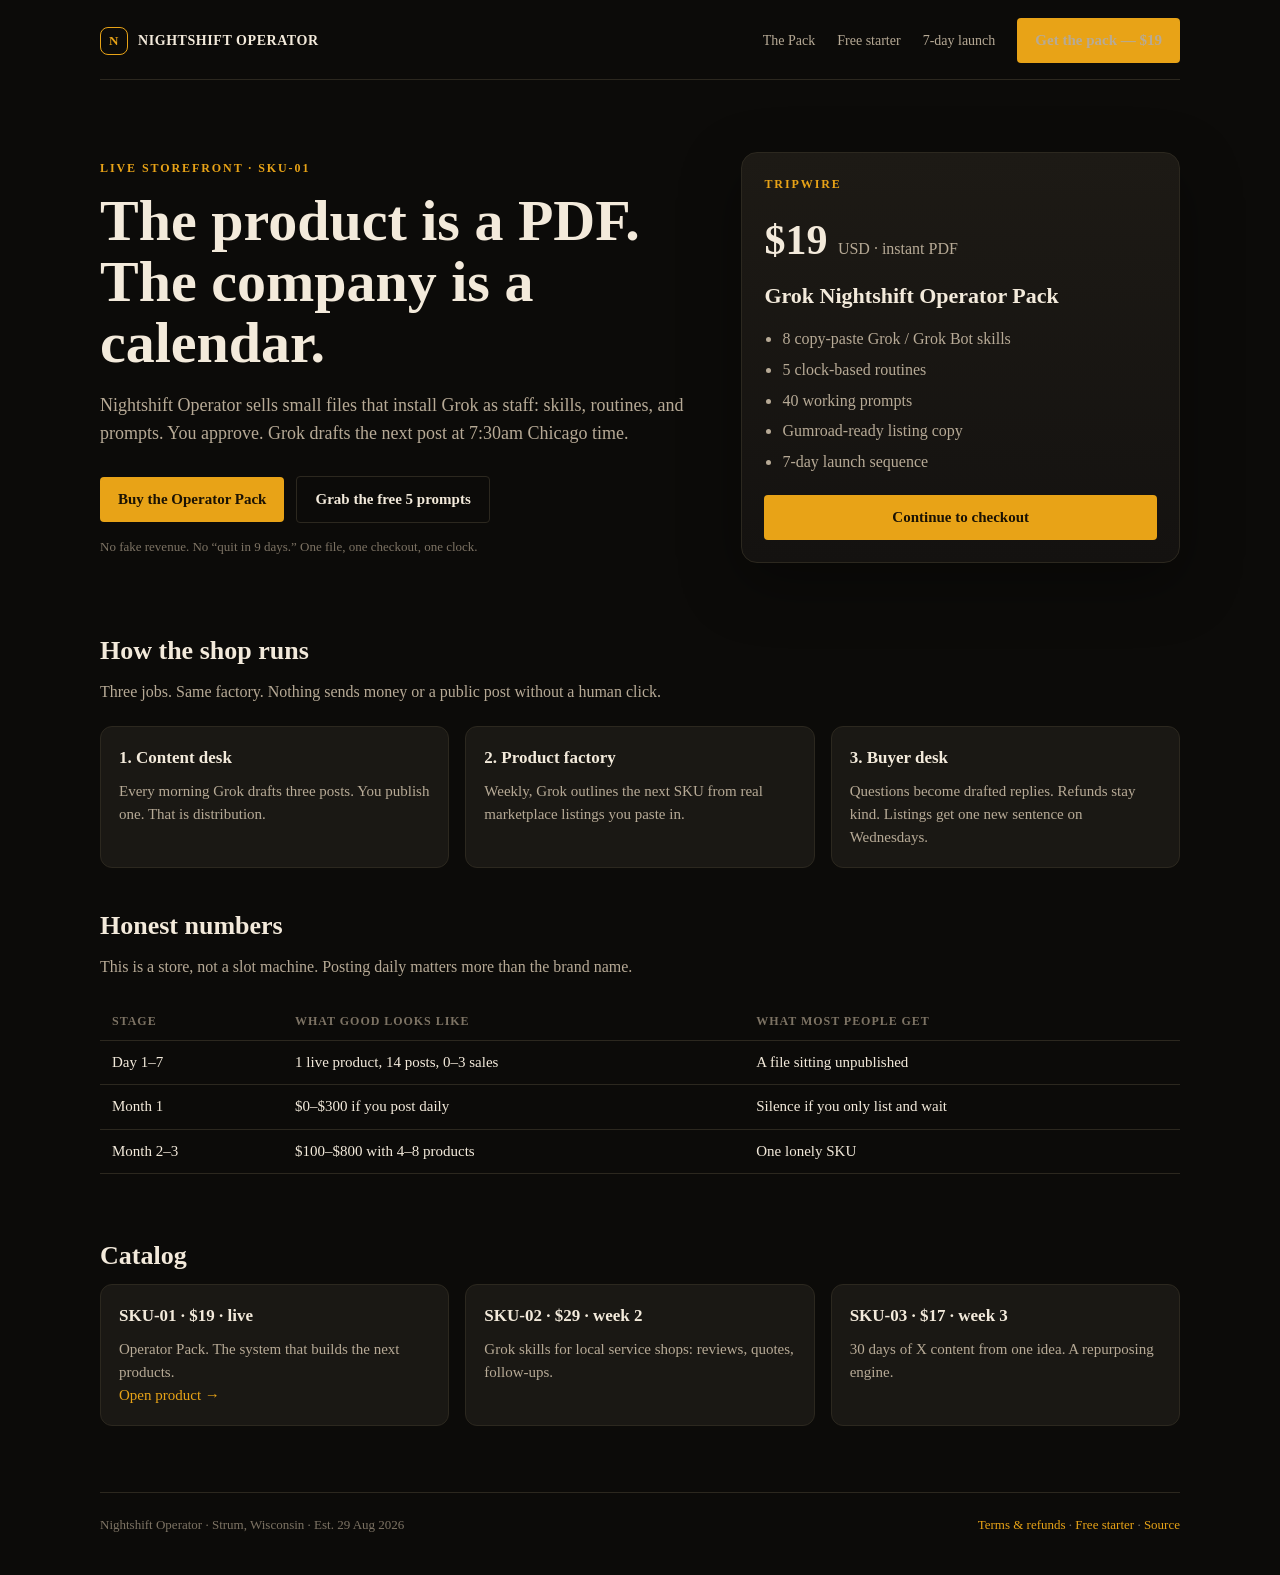
<file: index.html>
<!doctype html>
<html lang="en">
<head>
  <meta charset="utf-8" />
  <meta name="viewport" content="width=device-width, initial-scale=1" />
  <title>Nightshift Operator — products that restock while you sleep</title>
  <meta name="description" content="Digital kits that put Grok on the night shift. Skills, routines, and prompts for a one-person shop. $19." />
  <meta property="og:title" content="Nightshift Operator" />
  <meta property="og:description" content="A $19 operating pack for running a digital product shop with Grok." />
  <link rel="icon" href="data:image/svg+xml,<svg xmlns='http://www.w3.org/2000/svg' viewBox='0 0 64 64'><rect width='64' height='64' rx='14' fill='%230c0b09' stroke='%23e8a317'/><text x='50%' y='56%' text-anchor='middle' font-size='28' fill='%23e8a317'>N</text></svg>" />
  <link rel="stylesheet" href="styles.css" />
</head>
<body>
  <div class="wrap">
    <nav>
      <a class="brand" href="index.html"><span class="mark">N</span> NIGHTSHIFT OPERATOR</a>
      <div class="nav-links">
        <a class="hide" href="pack.html">The Pack</a>
        <a class="hide" href="starter.html">Free starter</a>
        <a class="hide" href="start.html">7-day launch</a>
        <a class="btn" href="pack.html">Get the pack — $19</a>
      </div>
    </nav>
    <header class="hero">
      <div>
        <div class="kicker">Live storefront · SKU-01</div>
        <h1>The product is a PDF.<br>The company is a calendar.</h1>
        <p class="lede">Nightshift Operator sells small files that install Grok as staff: skills, routines, and prompts. You approve. Grok drafts the next post at 7:30am Chicago time.</p>
        <div class="actions">
          <a class="btn" id="buy-hero" href="pack.html">Buy the Operator Pack</a>
          <a class="btn ghost" href="starter.html">Grab the free 5 prompts</a>
        </div>
        <p class="note">No fake revenue. No “quit in 9 days.” One file, one checkout, one clock.</p>
      </div>
      <aside class="card">
        <div class="kicker">Tripwire</div>
        <div class="price">$19 <span>USD · instant PDF</span></div>
        <h2>Grok Nightshift Operator Pack</h2>
        <ul>
          <li>8 copy-paste Grok / Grok Bot skills</li>
          <li>5 clock-based routines</li>
          <li>40 working prompts</li>
          <li>Gumroad-ready listing copy</li>
          <li>7-day launch sequence</li>
        </ul>
        <a class="btn" id="buy-card" href="pack.html" style="width:100%;text-align:center;">Continue to checkout</a>
      </aside>
    </header>
    <section>
      <h3>How the shop runs</h3>
      <p class="sub">Three jobs. Same factory. Nothing sends money or a public post without a human click.</p>
      <div class="grid">
        <div class="tile"><h4>1. Content desk</h4><p>Every morning Grok drafts three posts. You publish one. That is distribution.</p></div>
        <div class="tile"><h4>2. Product factory</h4><p>Weekly, Grok outlines the next SKU from real marketplace listings you paste in.</p></div>
        <div class="tile"><h4>3. Buyer desk</h4><p>Questions become drafted replies. Refunds stay kind. Listings get one new sentence on Wednesdays.</p></div>
      </div>
    </section>
    <section>
      <h3>Honest numbers</h3>
      <p class="sub">This is a store, not a slot machine. Posting daily matters more than the brand name.</p>
      <table class="table">
        <thead><tr><th>Stage</th><th>What good looks like</th><th>What most people get</th></tr></thead>
        <tbody>
          <tr><td>Day 1–7</td><td>1 live product, 14 posts, 0–3 sales</td><td>A file sitting unpublished</td></tr>
          <tr><td>Month 1</td><td>$0–$300 if you post daily</td><td>Silence if you only list and wait</td></tr>
          <tr><td>Month 2–3</td><td>$100–$800 with 4–8 products</td><td>One lonely SKU</td></tr>
        </tbody>
      </table>
    </section>
    <section>
      <h3>Catalog</h3>
      <div class="grid">
        <div class="tile"><h4>SKU-01 · $19 · live</h4><p>Operator Pack. The system that builds the next products.</p><p><a href="pack.html">Open product →</a></p></div>
        <div class="tile"><h4>SKU-02 · $29 · week 2</h4><p>Grok skills for local service shops: reviews, quotes, follow-ups.</p></div>
        <div class="tile"><h4>SKU-03 · $17 · week 3</h4><p>30 days of X content from one idea. A repurposing engine.</p></div>
      </div>
    </section>
    <footer>
      <div>Nightshift Operator · Strum, Wisconsin · Est. 29 Aug 2026</div>
      <div><a href="legal.html">Terms &amp; refunds</a> · <a href="starter.html">Free starter</a> · <a href="https://github.com/WhodaNeighbors4D/WhodaNeighbors4D.github.io">Source</a></div>
    </footer>
  </div>
  <script src="config.js"></script>
  <script src="app.js"></script>
</body>
</html>
</file>
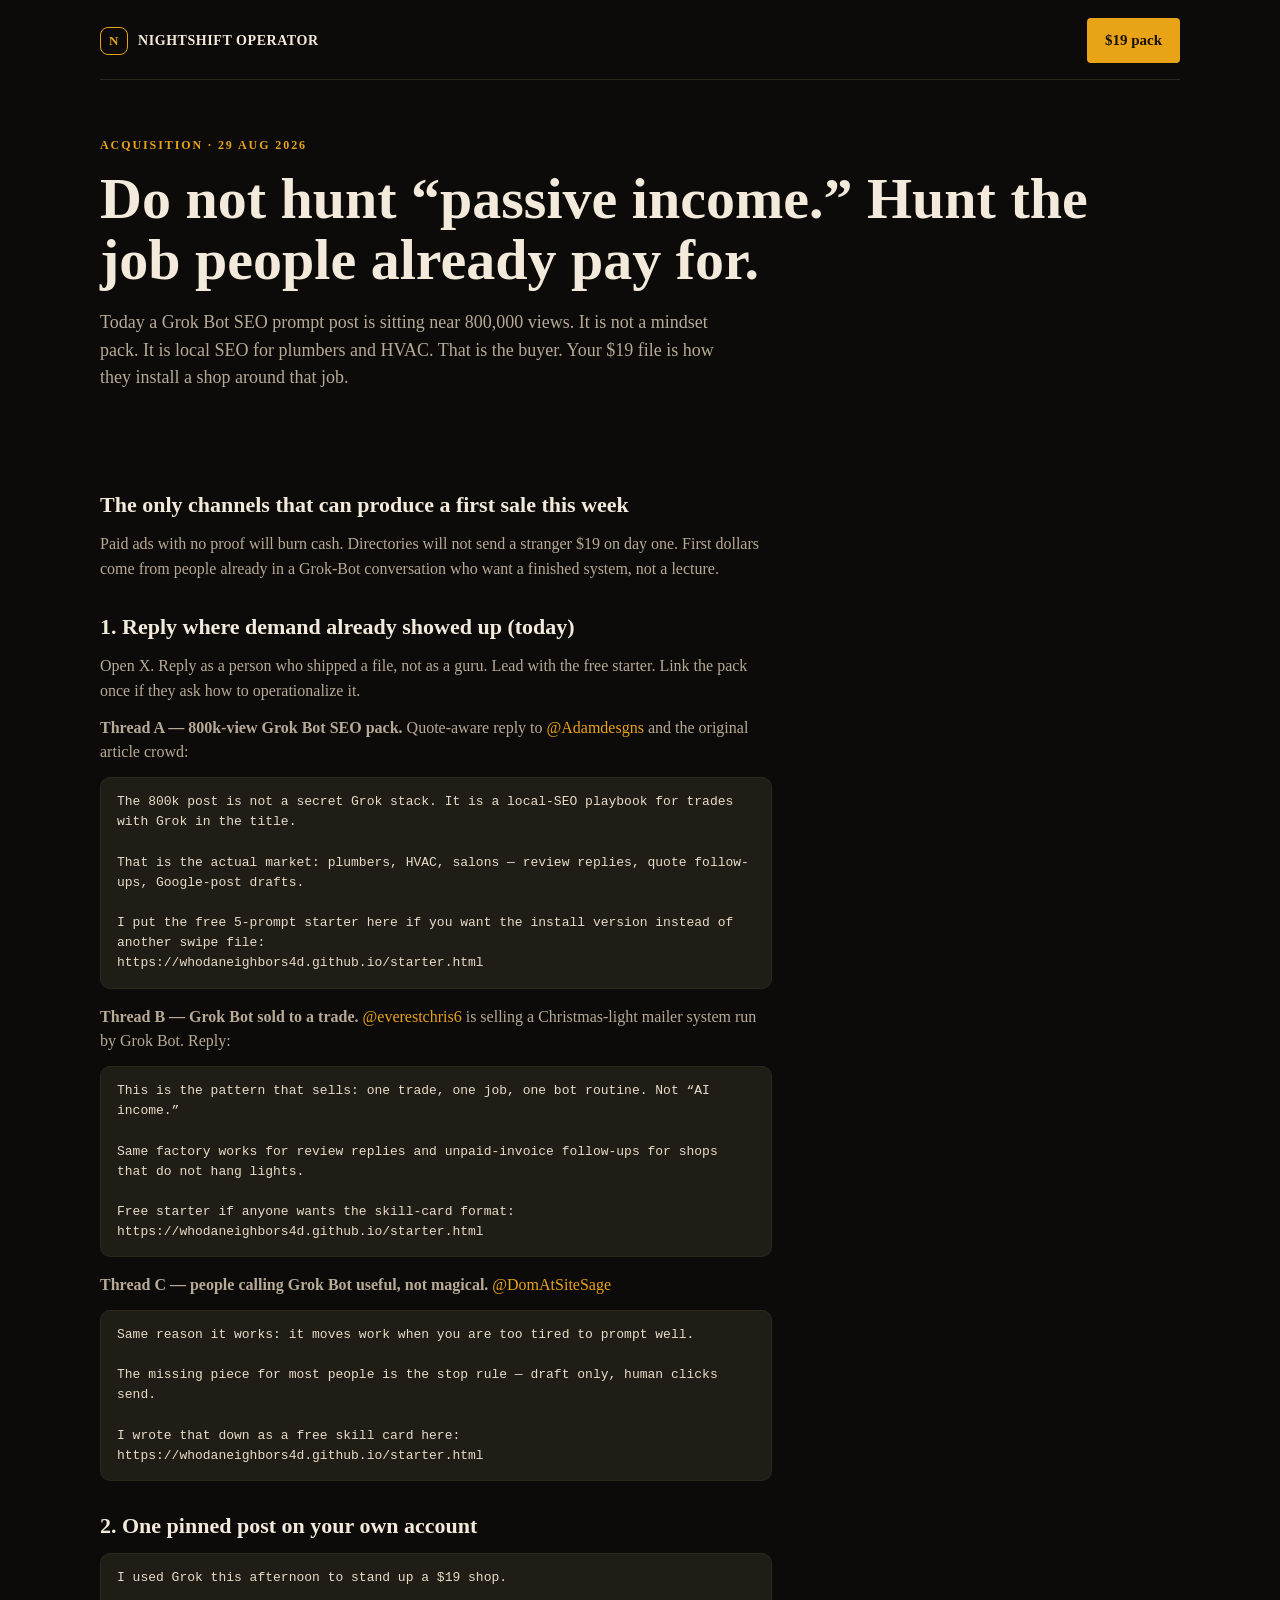
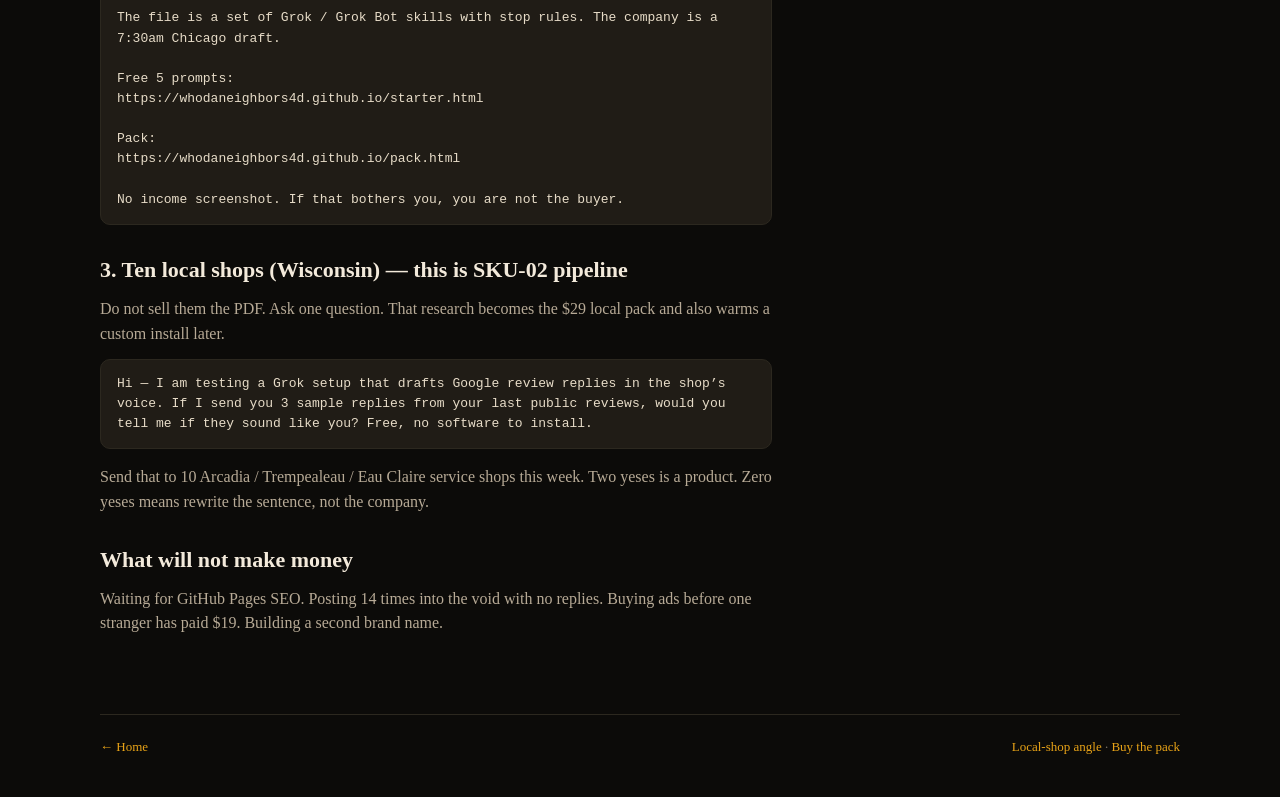
<file: find.html>
<!doctype html>
<html lang="en">
<head>
  <meta charset="utf-8" />
  <meta name="viewport" content="width=device-width, initial-scale=1" />
  <title>Where the first buyers already are · Nightshift Operator</title>
  <meta name="description" content="People are already buying Grok Bot systems for local shops. This page is the list of where they are today and what to say." />
  <link rel="stylesheet" href="styles.css" />
</head>
<body>
  <div class="wrap">
    <nav>
      <a class="brand" href="index.html"><span class="mark">N</span> NIGHTSHIFT OPERATOR</a>
      <a class="btn" href="pack.html">$19 pack</a>
    </nav>
    <header style="padding:56px 0 12px;">
      <div class="kicker">Acquisition · 29 Aug 2026</div>
      <h1>Do not hunt “passive income.” Hunt the job people already pay for.</h1>
      <p class="lede">Today a Grok Bot SEO prompt post is sitting near 800,000 views. It is not a mindset pack. It is local SEO for plumbers and HVAC. That is the buyer. Your $19 file is how they install a shop around that job.</p>
    </header>
    <section class="prose">
      <h2>The only channels that can produce a first sale this week</h2>
      <p>Paid ads with no proof will burn cash. Directories will not send a stranger $19 on day one. First dollars come from people already in a Grok-Bot conversation who want a finished system, not a lecture.</p>
      <h2>1. Reply where demand already showed up (today)</h2>
      <p>Open X. Reply as a person who shipped a file, not as a guru. Lead with the free starter. Link the pack once if they ask how to operationalize it.</p>
      <p><b>Thread A — 800k-view Grok Bot SEO pack.</b> Quote-aware reply to <a href="https://x.com/Adamdesgns/status/2093756115917865163">@Adamdesgns</a> and the original article crowd:</p>
      <div class="prompt">The 800k post is not a secret Grok stack. It is a local-SEO playbook for trades with Grok in the title.

That is the actual market: plumbers, HVAC, salons — review replies, quote follow-ups, Google-post drafts.

I put the free 5-prompt starter here if you want the install version instead of another swipe file:
https://whodaneighbors4d.github.io/starter.html</div>
      <p><b>Thread B — Grok Bot sold to a trade.</b> <a href="https://x.com/everestchris6/status/2093751086964510965">@everestchris6</a> is selling a Christmas-light mailer system run by Grok Bot. Reply:</p>
      <div class="prompt">This is the pattern that sells: one trade, one job, one bot routine. Not “AI income.”

Same factory works for review replies and unpaid-invoice follow-ups for shops that do not hang lights.

Free starter if anyone wants the skill-card format:
https://whodaneighbors4d.github.io/starter.html</div>
      <p><b>Thread C — people calling Grok Bot useful, not magical.</b> <a href="https://x.com/DomAtSiteSage/status/2093757061330846006">@DomAtSiteSage</a></p>
      <div class="prompt">Same reason it works: it moves work when you are too tired to prompt well.

The missing piece for most people is the stop rule — draft only, human clicks send.

I wrote that down as a free skill card here:
https://whodaneighbors4d.github.io/starter.html</div>
      <h2>2. One pinned post on your own account</h2>
      <div class="prompt">I used Grok this afternoon to stand up a $19 shop.

The file is a set of Grok / Grok Bot skills with stop rules. The company is a 7:30am Chicago draft.

Free 5 prompts:
https://whodaneighbors4d.github.io/starter.html

Pack:
https://whodaneighbors4d.github.io/pack.html

No income screenshot. If that bothers you, you are not the buyer.</div>
      <h2>3. Ten local shops (Wisconsin) — this is SKU-02 pipeline</h2>
      <p>Do not sell them the PDF. Ask one question. That research becomes the $29 local pack and also warms a custom install later.</p>
      <div class="prompt">Hi — I am testing a Grok setup that drafts Google review replies in the shop’s voice. If I send you 3 sample replies from your last public reviews, would you tell me if they sound like you? Free, no software to install.</div>
      <p>Send that to 10 Arcadia / Trempealeau / Eau Claire service shops this week. Two yeses is a product. Zero yeses means rewrite the sentence, not the company.</p>
      <h2>What will not make money</h2>
      <p>Waiting for GitHub Pages SEO. Posting 14 times into the void with no replies. Buying ads before one stranger has paid $19. Building a second brand name.</p>
    </section>
    <footer>
      <div><a href="index.html">← Home</a></div>
      <div><a href="local.html">Local-shop angle</a> · <a href="pack.html">Buy the pack</a></div>
    </footer>
  </div>
</body>
</html>
</file>
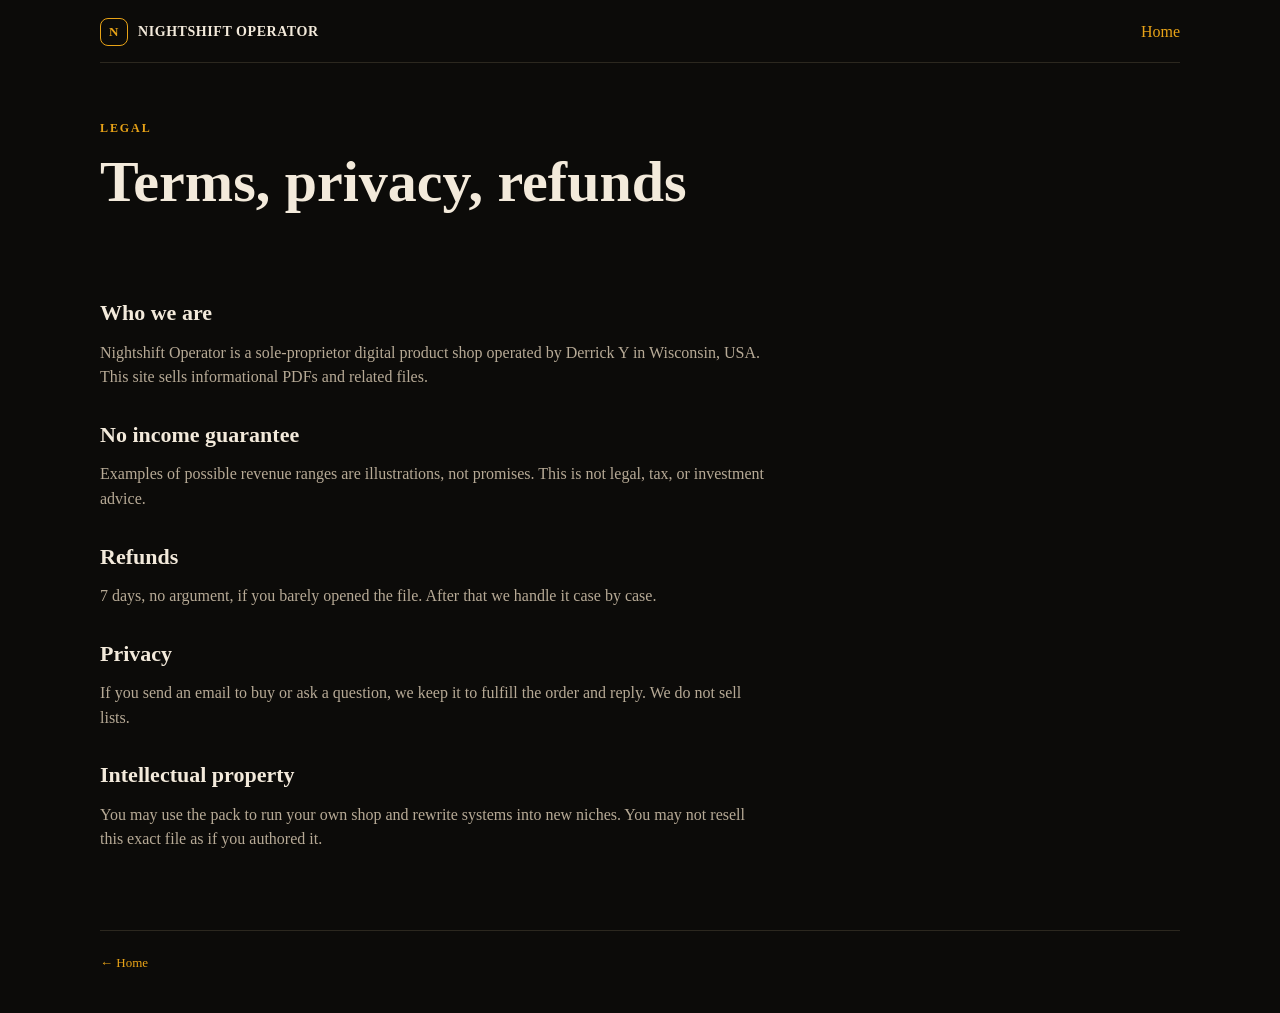
<file: legal.html>
<!doctype html>
<html lang="en">
<head>
  <meta charset="utf-8" />
  <meta name="viewport" content="width=device-width, initial-scale=1" />
  <title>Terms · Nightshift Operator</title>
  <link rel="stylesheet" href="styles.css" />
</head>
<body>
  <div class="wrap">
    <nav>
      <a class="brand" href="index.html"><span class="mark">N</span> NIGHTSHIFT OPERATOR</a>
      <a href="index.html">Home</a>
    </nav>
    <header style="padding:56px 0 10px;">
      <div class="kicker">Legal</div>
      <h1>Terms, privacy, refunds</h1>
    </header>
    <section class="prose">
      <h2>Who we are</h2>
      <p>Nightshift Operator is a sole-proprietor digital product shop operated by Derrick Y in Wisconsin, USA. This site sells informational PDFs and related files.</p>
      <h2>No income guarantee</h2>
      <p>Examples of possible revenue ranges are illustrations, not promises. This is not legal, tax, or investment advice.</p>
      <h2>Refunds</h2>
      <p>7 days, no argument, if you barely opened the file. After that we handle it case by case.</p>
      <h2>Privacy</h2>
      <p>If you send an email to buy or ask a question, we keep it to fulfill the order and reply. We do not sell lists.</p>
      <h2>Intellectual property</h2>
      <p>You may use the pack to run your own shop and rewrite systems into new niches. You may not resell this exact file as if you authored it.</p>
    </section>
    <footer><a href="index.html">← Home</a></footer>
  </div>
</body>
</html>
</file>
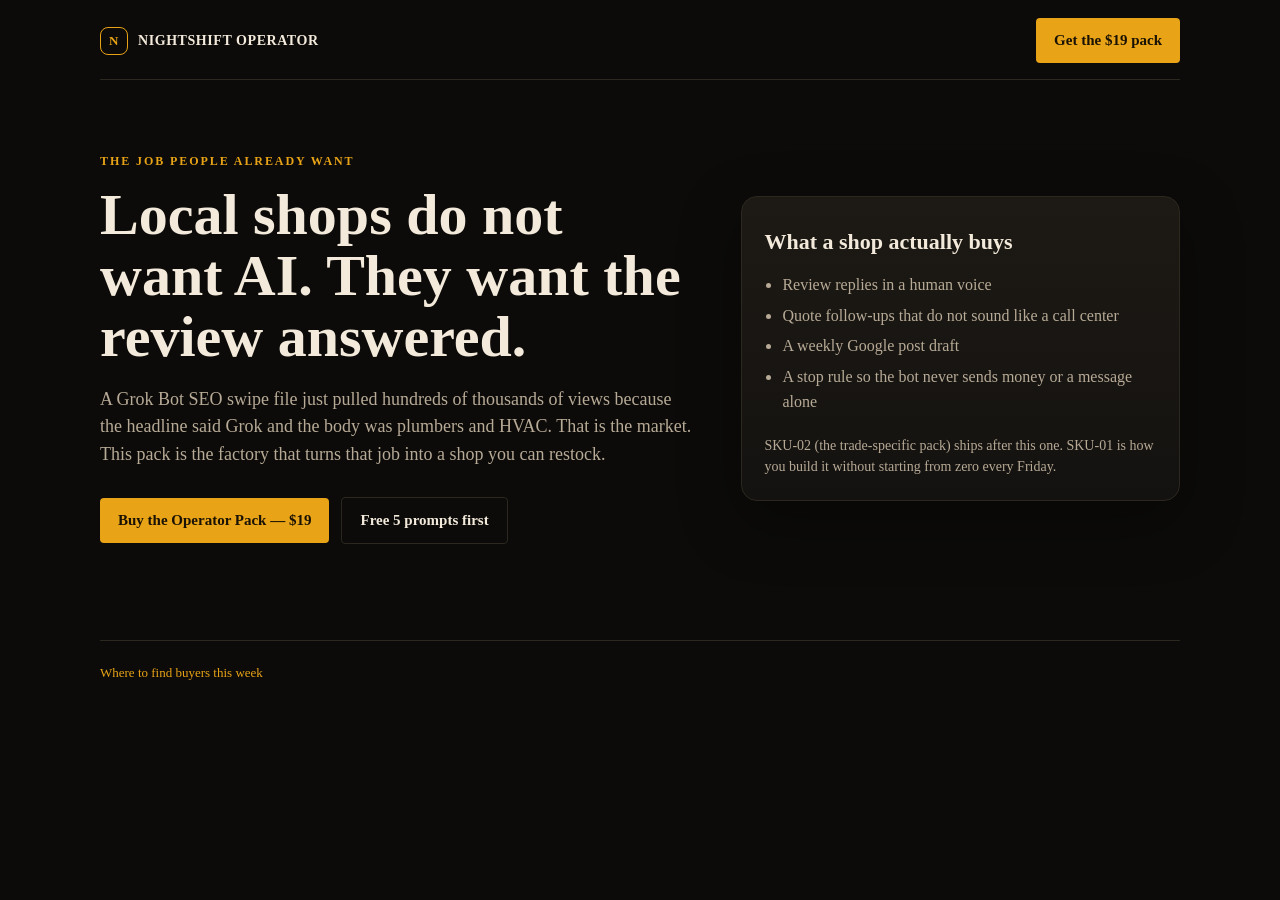
<file: local.html>
<!doctype html>
<html lang="en">
<head>
  <meta charset="utf-8" />
  <meta name="viewport" content="width=device-width, initial-scale=1" />
  <title>Grok Bot for local shops · Nightshift Operator</title>
  <meta name="description" content="Grok Bot systems for plumbers, HVAC, salons, and other local shops: review replies, quote follow-ups, Google posts. $19 operator pack." />
  <link rel="stylesheet" href="styles.css" />
</head>
<body>
  <div class="wrap">
    <nav>
      <a class="brand" href="index.html"><span class="mark">N</span> NIGHTSHIFT OPERATOR</a>
      <a class="btn" id="buy-nav" href="pack.html">Get the $19 pack</a>
    </nav>
    <header class="hero">
      <div>
        <div class="kicker">The job people already want</div>
        <h1>Local shops do not want AI. They want the review answered.</h1>
        <p class="lede">A Grok Bot SEO swipe file just pulled hundreds of thousands of views because the headline said Grok and the body was plumbers and HVAC. That is the market. This pack is the factory that turns that job into a shop you can restock.</p>
        <div class="actions">
          <a class="btn" href="pack.html">Buy the Operator Pack — $19</a>
          <a class="btn ghost" href="starter.html">Free 5 prompts first</a>
        </div>
      </div>
      <aside class="card">
        <h2>What a shop actually buys</h2>
        <ul>
          <li>Review replies in a human voice</li>
          <li>Quote follow-ups that do not sound like a call center</li>
          <li>A weekly Google post draft</li>
          <li>A stop rule so the bot never sends money or a message alone</li>
        </ul>
        <p style="color:var(--muted);font-size:14px;">SKU-02 (the trade-specific pack) ships after this one. SKU-01 is how you build it without starting from zero every Friday.</p>
      </aside>
    </header>
    <footer><a href="find.html">Where to find buyers this week</a></footer>
  </div>
  <script src="config.js"></script>
  <script src="app.js"></script>
</body>
</html>
</file>
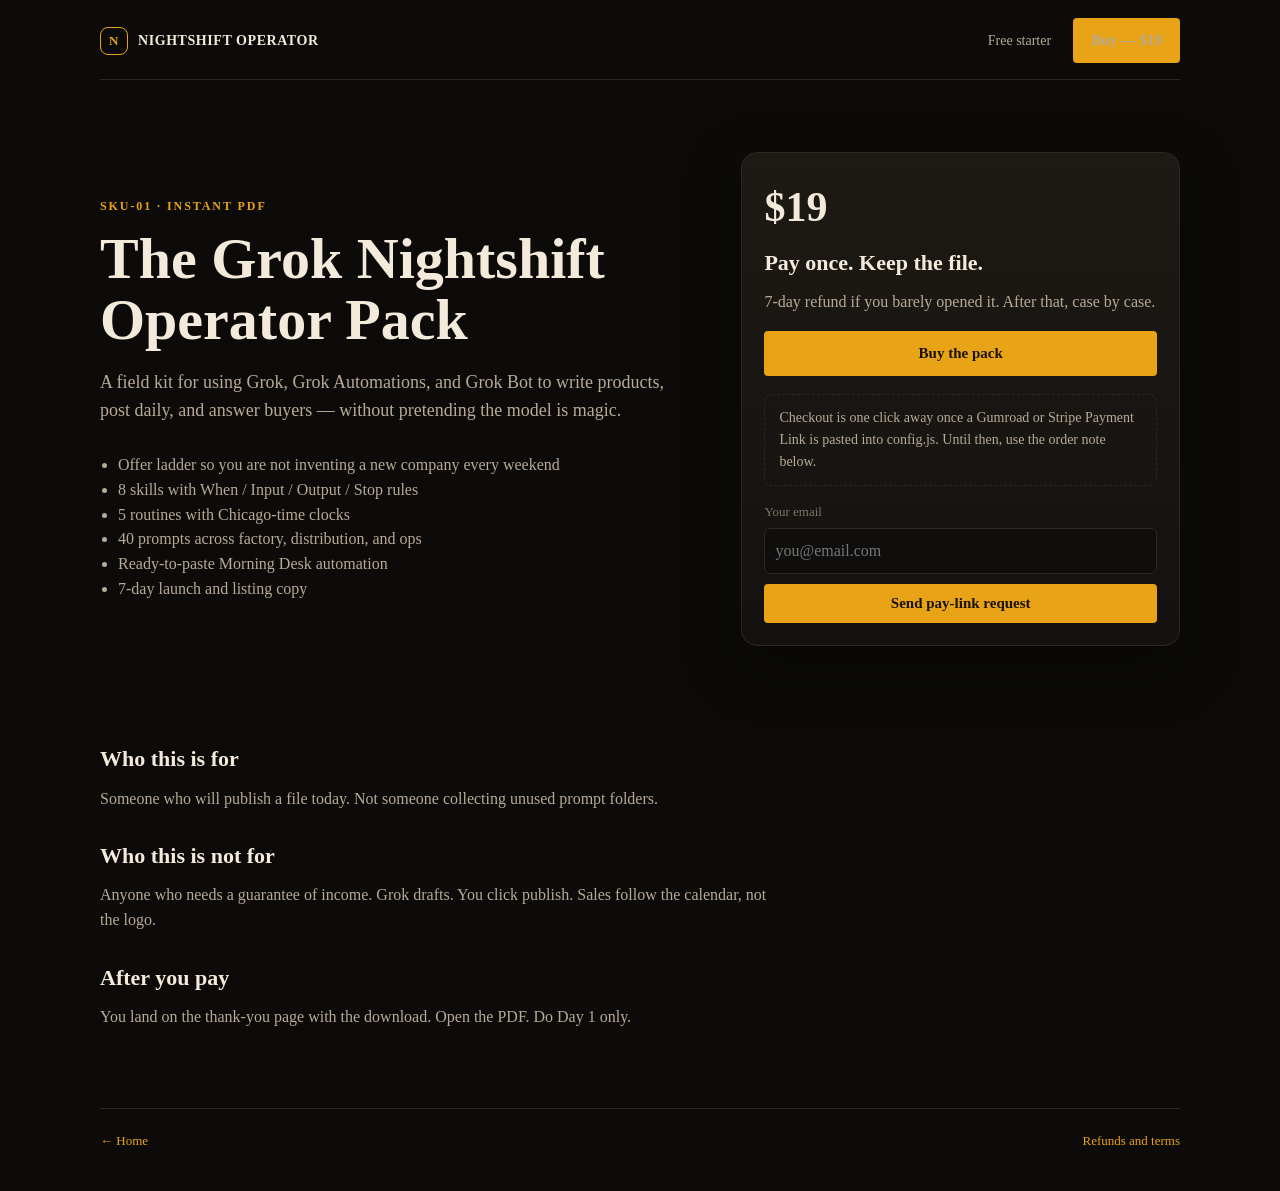
<file: pack.html>
<!doctype html>
<html lang="en">
<head>
  <meta charset="utf-8" />
  <meta name="viewport" content="width=device-width, initial-scale=1" />
  <title>Operator Pack — $19 · Nightshift Operator</title>
  <meta name="description" content="The Grok Nightshift Operator Pack. Skills, routines, and prompts. $19 instant PDF." />
  <link rel="stylesheet" href="styles.css" />
</head>
<body>
  <div class="wrap">
    <nav>
      <a class="brand" href="index.html"><span class="mark">N</span> NIGHTSHIFT OPERATOR</a>
      <div class="nav-links">
        <a href="starter.html">Free starter</a>
        <a class="btn" id="buy-nav" href="#buy">Buy — $19</a>
      </div>
    </nav>
    <header class="hero">
      <div>
        <div class="kicker">SKU-01 · Instant PDF</div>
        <h1>The Grok Nightshift Operator Pack</h1>
        <p class="lede">A field kit for using Grok, Grok Automations, and Grok Bot to write products, post daily, and answer buyers — without pretending the model is magic.</p>
        <ul style="margin-left:18px;color:#b7aa96;">
          <li>Offer ladder so you are not inventing a new company every weekend</li>
          <li>8 skills with When / Input / Output / Stop rules</li>
          <li>5 routines with Chicago-time clocks</li>
          <li>40 prompts across factory, distribution, and ops</li>
          <li>Ready-to-paste Morning Desk automation</li>
          <li>7-day launch and listing copy</li>
        </ul>
      </div>
      <aside class="card" id="buy">
        <div class="price">$19</div>
        <h2>Pay once. Keep the file.</h2>
        <p style="color:#b7aa96;margin:8px 0 16px;">7-day refund if you barely opened it. After that, case by case.</p>
        <a class="btn" id="checkout" href="#connect" style="width:100%;text-align:center;">Buy the pack</a>
        <div class="banner" id="pay-note">Checkout is one click away once a Gumroad or Stripe Payment Link is pasted into config.js. Until then, use the order note below.</div>
        <form id="order-form" style="margin-top:16px;display:none;">
          <label style="display:block;font-size:13px;color:#7d7364;margin-bottom:6px;">Your email</label>
          <input id="email" type="email" required placeholder="you@email.com" style="width:100%;padding:10px;border-radius:6px;border:1px solid #2c281f;background:#0f0e0c;color:#f3eadb;font:inherit;margin-bottom:10px;" />
          <button class="btn" type="submit" style="width:100%;">Send pay-link request</button>
        </form>
      </aside>
    </header>
    <section class="prose">
      <h2>Who this is for</h2>
      <p>Someone who will publish a file today. Not someone collecting unused prompt folders.</p>
      <h2>Who this is not for</h2>
      <p>Anyone who needs a guarantee of income. Grok drafts. You click publish. Sales follow the calendar, not the logo.</p>
      <h2>After you pay</h2>
      <p>You land on the thank-you page with the download. Open the PDF. Do Day 1 only.</p>
    </section>
    <footer>
      <div><a href="index.html">← Home</a></div>
      <div><a href="legal.html">Refunds and terms</a></div>
    </footer>
  </div>
  <script src="config.js"></script>
  <script src="app.js"></script>
</body>
</html>
</file>
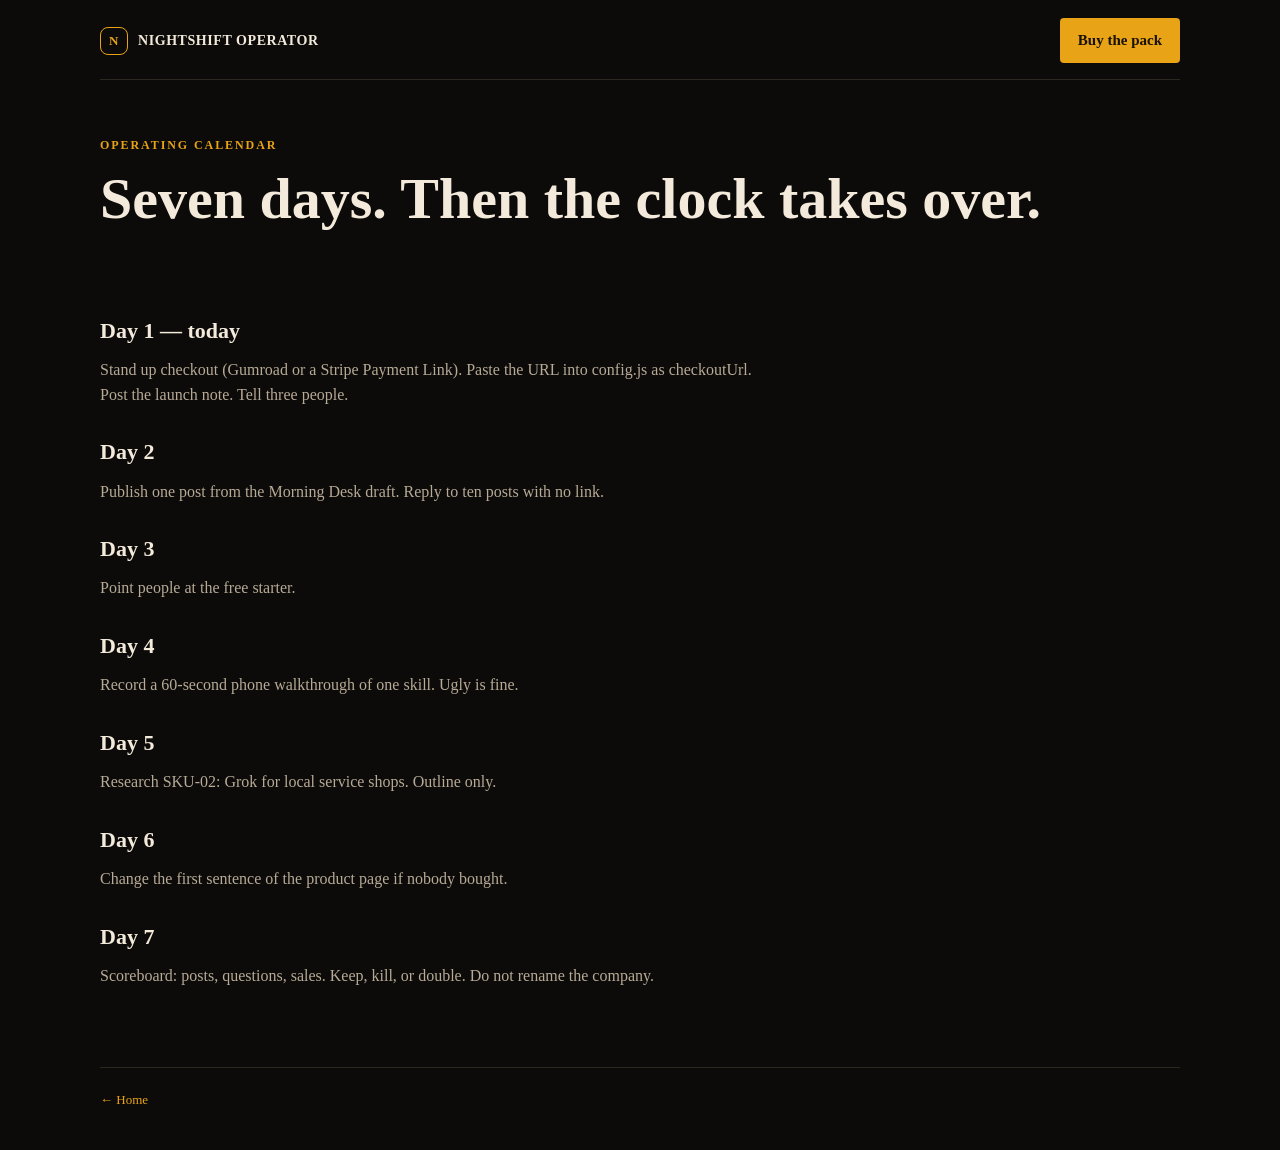
<file: start.html>
<!doctype html>
<html lang="en">
<head>
  <meta charset="utf-8" />
  <meta name="viewport" content="width=device-width, initial-scale=1" />
  <title>7-day launch · Nightshift Operator</title>
  <link rel="stylesheet" href="styles.css" />
</head>
<body>
  <div class="wrap">
    <nav>
      <a class="brand" href="index.html"><span class="mark">N</span> NIGHTSHIFT OPERATOR</a>
      <a class="btn" href="pack.html">Buy the pack</a>
    </nav>
    <header style="padding:56px 0 10px;">
      <div class="kicker">Operating calendar</div>
      <h1>Seven days. Then the clock takes over.</h1>
    </header>
    <section class="prose">
      <h2>Day 1 — today</h2>
      <p>Stand up checkout (Gumroad or a Stripe Payment Link). Paste the URL into config.js as checkoutUrl. Post the launch note. Tell three people.</p>
      <h2>Day 2</h2>
      <p>Publish one post from the Morning Desk draft. Reply to ten posts with no link.</p>
      <h2>Day 3</h2>
      <p>Point people at the free starter.</p>
      <h2>Day 4</h2>
      <p>Record a 60-second phone walkthrough of one skill. Ugly is fine.</p>
      <h2>Day 5</h2>
      <p>Research SKU-02: Grok for local service shops. Outline only.</p>
      <h2>Day 6</h2>
      <p>Change the first sentence of the product page if nobody bought.</p>
      <h2>Day 7</h2>
      <p>Scoreboard: posts, questions, sales. Keep, kill, or double. Do not rename the company.</p>
    </section>
    <footer><a href="index.html">← Home</a></footer>
  </div>
</body>
</html>
</file>
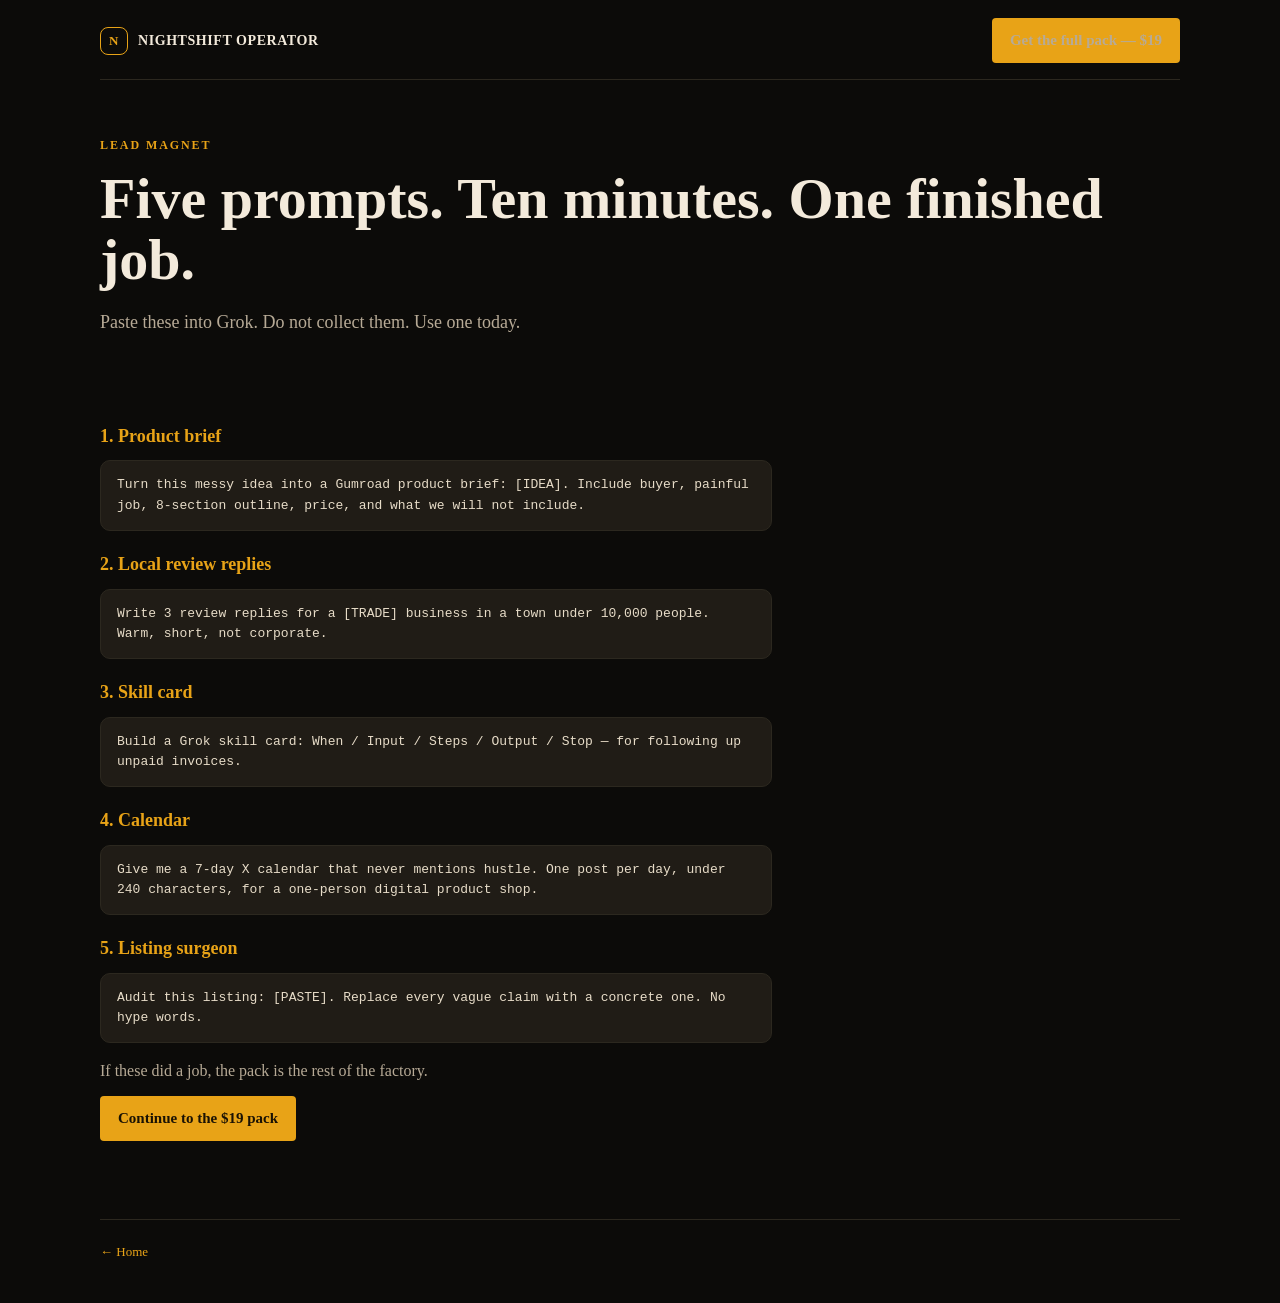
<file: starter.html>
<!doctype html>
<html lang="en">
<head>
  <meta charset="utf-8" />
  <meta name="viewport" content="width=device-width, initial-scale=1" />
  <title>Free starter — 5 Grok prompts · Nightshift Operator</title>
  <link rel="stylesheet" href="styles.css" />
</head>
<body>
  <div class="wrap">
    <nav>
      <a class="brand" href="index.html"><span class="mark">N</span> NIGHTSHIFT OPERATOR</a>
      <div class="nav-links"><a class="btn" href="pack.html">Get the full pack — $19</a></div>
    </nav>
    <header style="padding:56px 0 10px;">
      <div class="kicker">Lead magnet</div>
      <h1>Five prompts. Ten minutes. One finished job.</h1>
      <p class="lede">Paste these into Grok. Do not collect them. Use one today.</p>
    </header>
    <section class="prose">
      <h3>1. Product brief</h3>
      <div class="prompt">Turn this messy idea into a Gumroad product brief: [IDEA]. Include buyer, painful job, 8-section outline, price, and what we will not include.</div>
      <h3>2. Local review replies</h3>
      <div class="prompt">Write 3 review replies for a [TRADE] business in a town under 10,000 people. Warm, short, not corporate.</div>
      <h3>3. Skill card</h3>
      <div class="prompt">Build a Grok skill card: When / Input / Steps / Output / Stop — for following up unpaid invoices.</div>
      <h3>4. Calendar</h3>
      <div class="prompt">Give me a 7-day X calendar that never mentions hustle. One post per day, under 240 characters, for a one-person digital product shop.</div>
      <h3>5. Listing surgeon</h3>
      <div class="prompt">Audit this listing: [PASTE]. Replace every vague claim with a concrete one. No hype words.</div>
      <p>If these did a job, the pack is the rest of the factory.</p>
      <p><a class="btn" href="pack.html">Continue to the $19 pack</a></p>
    </section>
    <footer><div><a href="index.html">← Home</a></div></footer>
  </div>
</body>
</html>
</file>
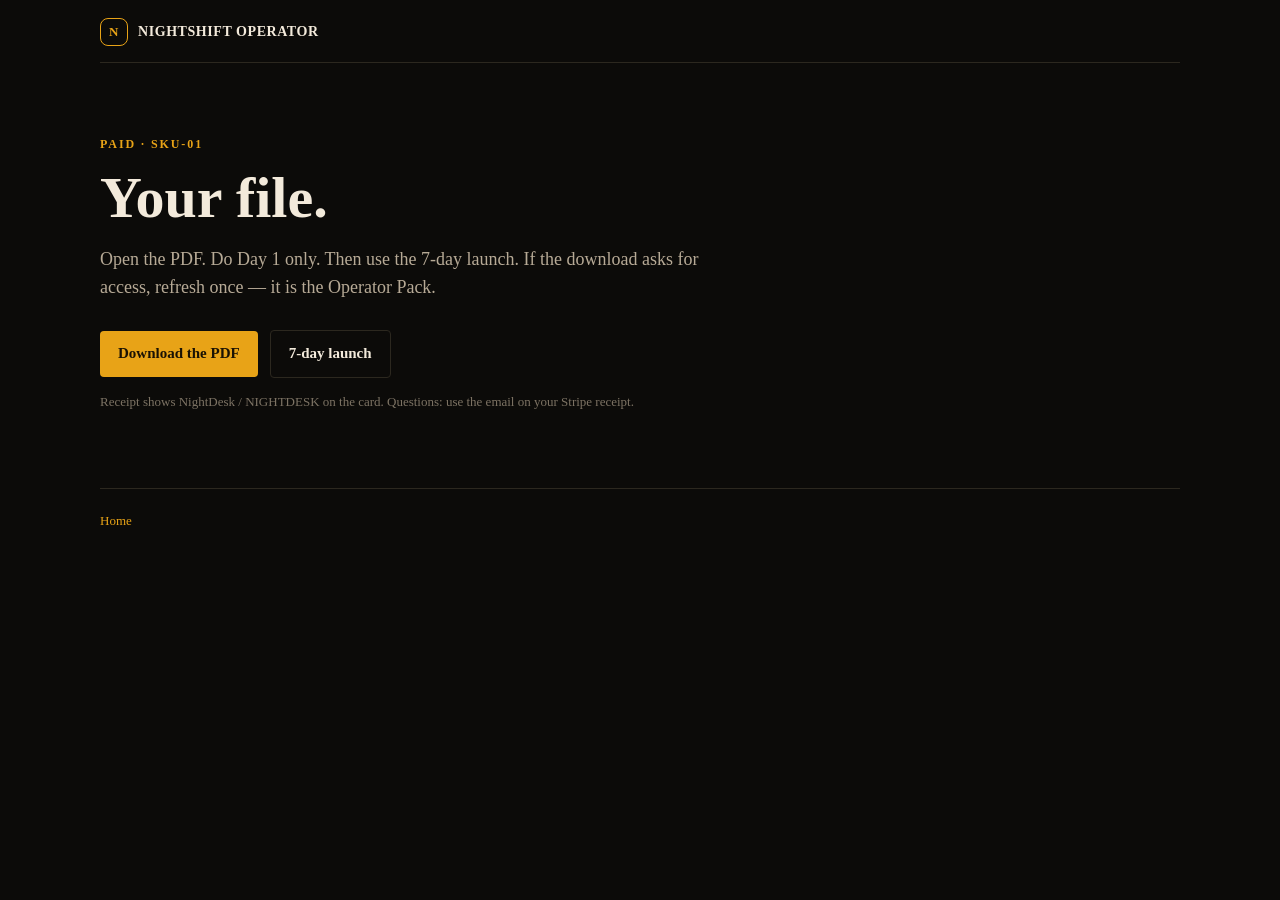
<file: thanks.html>
<!doctype html>
<html lang="en">
<head>
  <meta charset="utf-8" />
  <meta name="viewport" content="width=device-width, initial-scale=1" />
  <title>Thank you · Nightshift Operator</title>
  <link rel="stylesheet" href="styles.css" />
</head>
<body>
  <div class="wrap">
    <nav><a class="brand" href="index.html"><span class="mark">N</span> NIGHTSHIFT OPERATOR</a></nav>
    <header style="padding:72px 0 20px;max-width:40em;">
      <div class="kicker">Paid · SKU-01</div>
      <h1>Your file.</h1>
      <p class="lede">Open the PDF. Do Day 1 only. Then use the 7-day launch. If the download asks for access, refresh once — it is the Operator Pack.</p>
      <div class="actions">
        <a class="btn" href="https://drive.google.com/file/d/1nON4MQuzpFpA_Wq8V_mTK7R8_q8qfxxY/view">Download the PDF</a>
        <a class="btn ghost" href="start.html">7-day launch</a>
      </div>
      <p class="note">Receipt shows NightDesk / NIGHTDESK on the card. Questions: use the email on your Stripe receipt.</p>
    </header>
    <footer><a href="index.html">Home</a></footer>
  </div>
</body>
</html>
</file>
<file: styles.css>
:root {
  --ink: #f3eadb;
  --muted: #b7aa96;
  --dim: #7d7364;
  --bg: #0c0b09;
  --card: #1a1814;
  --line: #2c281f;
  --amber: #e8a317;
}
* { box-sizing: border-box; margin: 0; padding: 0; }
html { scroll-behavior: smooth; }
body {
  font-family: "Iowan Old Style", "Palatino Linotype", Palatino, Georgia, serif;
  background: var(--bg);
  color: var(--ink);
  line-height: 1.55;
  min-height: 100vh;
}
a { color: var(--amber); text-decoration: none; }
a:hover { text-decoration: underline; }
.wrap { width: min(1080px, calc(100% - 40px)); margin: 0 auto; }
nav {
  display: flex; align-items: center; justify-content: space-between;
  padding: 18px 0 16px; border-bottom: 1px solid var(--line);
}
.brand { display: flex; align-items: center; gap: 10px; color: var(--ink); text-decoration: none; font-weight: 700; letter-spacing: .04em; font-size: 14px; }
.brand:hover { text-decoration: none; }
.mark {
  width: 28px; height: 28px; border: 1.5px solid var(--amber); border-radius: 8px;
  display: grid; place-items: center; color: var(--amber); font-size: 13px;
}
.nav-links { display: flex; gap: 22px; align-items: center; font-size: 14px; }
.nav-links a { color: var(--muted); text-decoration: none; }
.nav-links a:hover { color: var(--ink); }
.btn {
  display: inline-block; background: var(--amber); color: #1a1204;
  padding: 11px 18px; border-radius: 4px; font-weight: 700;
  text-decoration: none; border: 0; cursor: pointer; font-family: inherit; font-size: 15px;
}
.btn:hover { background: #f0b334; text-decoration: none; }
.btn.ghost { background: transparent; color: var(--ink); border: 1px solid var(--line); }
.hero { padding: 72px 0 40px; display: grid; grid-template-columns: 1.15fr .85fr; gap: 48px; align-items: center; }
.kicker { color: var(--amber); font-size: 12px; letter-spacing: .16em; font-weight: 700; text-transform: uppercase; margin-bottom: 14px; }
h1 { font-size: clamp(36px, 5vw, 58px); line-height: 1.05; font-weight: 700; margin-bottom: 18px; }
.lede { color: var(--muted); font-size: 18px; max-width: 36em; margin-bottom: 28px; }
.actions { display: flex; gap: 12px; flex-wrap: wrap; align-items: center; }
.note { color: var(--dim); font-size: 13px; margin-top: 14px; }
.card {
  background: linear-gradient(180deg, #1d1a15, #141210);
  border: 1px solid var(--line); border-radius: 16px; padding: 22px;
  box-shadow: 0 20px 60px rgba(0,0,0,.35);
}
.price { font-size: 42px; font-weight: 700; }
.price span { font-size: 16px; color: var(--muted); font-weight: 400; }
.card h2 { font-size: 22px; margin: 6px 0 10px; }
.card ul { margin: 14px 0 20px 18px; color: var(--muted); }
.card li { margin: 6px 0; }
section { padding: 28px 0 10px; }
h3 { font-size: 26px; margin-bottom: 8px; }
.sub { color: var(--muted); margin-bottom: 22px; max-width: 40em; }
.grid { display: grid; grid-template-columns: repeat(3, 1fr); gap: 16px; }
.tile { background: var(--card); border: 1px solid var(--line); border-radius: 12px; padding: 18px; }
.tile h4 { margin-bottom: 8px; font-size: 17px; }
.tile p { color: var(--muted); font-size: 15px; }
.table { width: 100%; border-collapse: collapse; font-size: 15px; margin: 10px 0 24px; }
.table th, .table td { text-align: left; padding: 10px 12px; border-bottom: 1px solid var(--line); vertical-align: top; }
.table th { color: var(--dim); font-weight: 600; font-size: 12px; letter-spacing: .08em; text-transform: uppercase; }
footer { margin-top: 56px; border-top: 1px solid var(--line); padding: 22px 0 40px; color: var(--dim); font-size: 13px; display: flex; justify-content: space-between; gap: 16px; flex-wrap: wrap; }
.prose { max-width: 42em; }
.prose p, .prose li { color: var(--muted); margin-bottom: 12px; }
.prose h2 { margin: 28px 0 10px; font-size: 22px; color: var(--ink); }
.prose h3 { margin: 20px 0 8px; font-size: 18px; color: var(--amber); }
.prompt {
  background: #201c16; border: 1px solid var(--line); border-radius: 10px;
  padding: 14px 16px; color: #e7dcc8; font-family: ui-monospace, Menlo, Consolas, monospace;
  font-size: 13px; white-space: pre-wrap; margin: 10px 0 16px;
}
.banner {
  margin-top: 18px; padding: 12px 14px; border: 1px dashed var(--line); border-radius: 8px;
  color: var(--muted); font-size: 14px;
}
@media (max-width: 800px) {
  .hero, .grid { grid-template-columns: 1fr; }
  .nav-links .hide { display: none; }
  h1 { font-size: 36px; }
}
</file>
